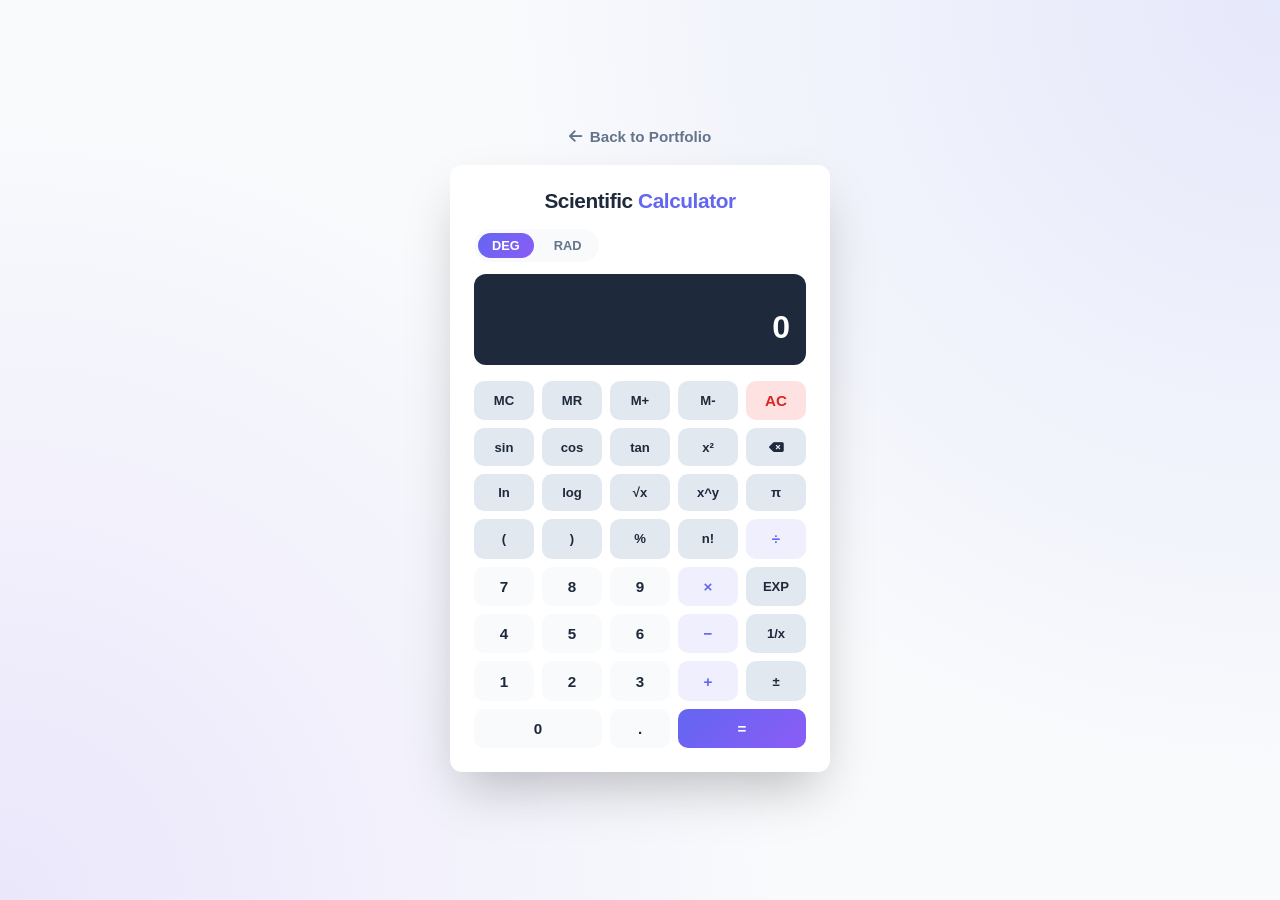
<file: calculator.html>
<!DOCTYPE html>
<html lang="en">
<head>
<meta charset="UTF-8">
<meta name="viewport" content="width=device-width, initial-scale=1.0">
<title>Scientific Calculator | KAYO</title>
<link rel="stylesheet" href="https://cdnjs.cloudflare.com/ajax/libs/font-awesome/6.4.0/css/all.min.css">
<style>
    :root {
        --primary-color: #6366f1;
        --primary-dark: #4f46e5;
        --secondary-color: #8b5cf6;
        --dark-color: #1e293b;
        --light-color: #f8fafc;
        --gray-color: #64748b;
        --light-gray: #e2e8f0;
        --white: #ffffff;
        --shadow: 0 10px 15px -3px rgba(0, 0, 0, 0.1), 0 4px 6px -2px rgba(0, 0, 0, 0.05);
        --shadow-lg: 0 25px 50px -12px rgba(0, 0, 0, 0.25);
        --border-radius: 12px;
        --transition: all 0.2s ease;
        --gradient: linear-gradient(135deg, var(--primary-color), var(--secondary-color));
    }

    * { margin: 0; padding: 0; box-sizing: border-box; }

    body {
        font-family: 'Segoe UI', Tahoma, Geneva, Verdana, sans-serif;
        min-height: 100vh;
        display: flex;
        flex-direction: column;
        align-items: center;
        justify-content: center;
        gap: 1.25rem;
        background: var(--light-color);
        background-image:
            radial-gradient(circle at top right, rgba(99, 102, 241, 0.12) 0%, transparent 50%),
            radial-gradient(circle at bottom left, rgba(139, 92, 246, 0.12) 0%, transparent 50%);
        padding: 30px 16px;
    }

    .back-link {
        display: inline-flex;
        align-items: center;
        gap: 8px;
        color: var(--gray-color);
        text-decoration: none;
        font-weight: 600;
        font-size: 0.95rem;
        transition: var(--transition);
    }

    .back-link:hover { color: var(--primary-color); }

    .calc-card {
        width: 100%;
        max-width: 380px;
        background: var(--white);
        border-radius: var(--border-radius);
        box-shadow: var(--shadow-lg);
        padding: 1.5rem;
    }

    .calc-title {
        text-align: center;
        font-size: 1.3rem;
        font-weight: 800;
        letter-spacing: -0.02em;
        margin-bottom: 1rem;
        color: var(--dark-color);
    }

    .calc-title span { color: var(--primary-color); }

    .display {
        background: var(--dark-color);
        border-radius: var(--border-radius);
        padding: 1.1rem 1rem;
        margin-bottom: 1rem;
        text-align: right;
        overflow: hidden;
    }

    .display-history {
        color: rgba(255, 255, 255, 0.5);
        font-size: 0.85rem;
        min-height: 1.1rem;
        word-break: break-all;
    }

    .display-current {
        color: var(--white);
        font-size: 2rem;
        font-weight: 600;
        word-break: break-all;
        min-height: 2.4rem;
    }

    .mode-row {
        display: flex;
        justify-content: space-between;
        align-items: center;
        margin-bottom: 0.75rem;
    }

    .mode-toggle {
        display: flex;
        gap: 6px;
        background: var(--light-color);
        padding: 4px;
        border-radius: 50px;
    }

    .mode-btn {
        border: none;
        background: transparent;
        padding: 5px 14px;
        border-radius: 50px;
        font-size: 0.8rem;
        font-weight: 700;
        color: var(--gray-color);
        cursor: pointer;
        transition: var(--transition);
    }

    .mode-btn.active {
        background: var(--gradient);
        color: var(--white);
    }

    .mem-indicator {
        font-size: 0.75rem;
        font-weight: 700;
        color: var(--primary-color);
        min-width: 24px;
        text-align: right;
    }

    .keys {
        display: grid;
        grid-template-columns: repeat(5, 1fr);
        gap: 8px;
    }

    button.key {
        border: none;
        border-radius: 10px;
        padding: 0.7rem 0;
        font-size: 0.95rem;
        font-weight: 600;
        cursor: pointer;
        background: var(--light-color);
        color: var(--dark-color);
        transition: var(--transition);
    }

    button.key:hover {
        transform: translateY(-2px);
        box-shadow: var(--shadow);
    }

    button.key:active {
        transform: translateY(0);
    }

    .key.fn {
        background: var(--light-gray);
        font-size: 0.82rem;
    }

    .key.op {
        background: rgba(99, 102, 241, 0.1);
        color: var(--primary-color);
    }

    .key.equals {
        background: var(--gradient);
        color: var(--white);
        grid-column: span 2;
    }

    .key.zero {
        grid-column: span 2;
    }

    .key.clear {
        background: #fee2e2;
        color: #dc2626;
    }

    @media (max-width: 420px) {
        .calc-card { padding: 1.1rem; }
        button.key { padding: 0.6rem 0; font-size: 0.85rem; }
        .display-current { font-size: 1.6rem; }
    }
</style>
</head>
<body>
    <a href="index.html#portfolio" class="back-link"><i class="fas fa-arrow-left"></i> Back to Portfolio</a>

    <div class="calc-card">
        <h1 class="calc-title">Scientific <span>Calculator</span></h1>

        <div class="mode-row">
            <div class="mode-toggle" role="group" aria-label="Angle unit">
                <button class="mode-btn active" id="degBtn" type="button">DEG</button>
                <button class="mode-btn" id="radBtn" type="button">RAD</button>
            </div>
            <div class="mem-indicator" id="memIndicator" aria-live="polite"></div>
        </div>

        <div class="display">
            <div class="display-history" id="history" aria-live="polite"></div>
            <div class="display-current" id="current">0</div>
        </div>

        <div class="keys">
            <button class="key fn" data-action="mc" type="button">MC</button>
            <button class="key fn" data-action="mr" type="button">MR</button>
            <button class="key fn" data-action="m-plus" type="button">M+</button>
            <button class="key fn" data-action="m-minus" type="button">M-</button>
            <button class="key clear" data-action="clear" type="button">AC</button>

            <button class="key fn" data-action="sin" type="button">sin</button>
            <button class="key fn" data-action="cos" type="button">cos</button>
            <button class="key fn" data-action="tan" type="button">tan</button>
            <button class="key fn" data-action="pow2" type="button">x&sup2;</button>
            <button class="key fn" data-action="backspace" type="button"><i class="fas fa-delete-left"></i></button>

            <button class="key fn" data-action="ln" type="button">ln</button>
            <button class="key fn" data-action="log" type="button">log</button>
            <button class="key fn" data-action="sqrt" type="button">&radic;x</button>
            <button class="key fn" data-action="pow" type="button">x^y</button>
            <button class="key fn" data-action="pi" type="button">&pi;</button>

            <button class="key fn" data-action="paren-open" type="button">(</button>
            <button class="key fn" data-action="paren-close" type="button">)</button>
            <button class="key fn" data-action="percent" type="button">%</button>
            <button class="key fn" data-action="factorial" type="button">n!</button>
            <button class="key op" data-action="divide" type="button">&divide;</button>

            <button class="key" data-action="7" type="button">7</button>
            <button class="key" data-action="8" type="button">8</button>
            <button class="key" data-action="9" type="button">9</button>
            <button class="key op" data-action="multiply" type="button">&times;</button>
            <button class="key fn" data-action="exp" type="button">EXP</button>

            <button class="key" data-action="4" type="button">4</button>
            <button class="key" data-action="5" type="button">5</button>
            <button class="key" data-action="6" type="button">6</button>
            <button class="key op" data-action="subtract" type="button">&minus;</button>
            <button class="key fn" data-action="inv" type="button">1/x</button>

            <button class="key" data-action="1" type="button">1</button>
            <button class="key" data-action="2" type="button">2</button>
            <button class="key" data-action="3" type="button">3</button>
            <button class="key op" data-action="add" type="button">+</button>
            <button class="key fn" data-action="sign" type="button">&plusmn;</button>

            <button class="key zero" data-action="0" type="button">0</button>
            <button class="key" data-action="decimal" type="button">.</button>
            <button class="key equals" data-action="equals" type="button">=</button>
        </div>
    </div>

    <script>
        const currentEl = document.getElementById('current');
        const historyEl = document.getElementById('history');
        const memIndicator = document.getElementById('memIndicator');
        const degBtn = document.getElementById('degBtn');
        const radBtn = document.getElementById('radBtn');

        let expression = '';
        let justEvaluated = false;
        let isDegrees = true;
        let memory = 0;

        const OPERATORS = { divide: '÷', multiply: '×', subtract: '−', add: '+' };

        function updateDisplay() {
            currentEl.textContent = expression === '' ? '0' : formatForDisplay(expression);
            memIndicator.textContent = memory !== 0 ? 'M' : '';
        }

        function formatForDisplay(expr) {
            return expr
                .replaceAll('*', '×')
                .replaceAll('/', '÷')
                .replaceAll('Math.PI', 'π')
                .replaceAll('Math.sqrt', '√')
                .replaceAll('Math.pow', 'pow');
        }

        function appendToExpression(value) {
            if (justEvaluated) {
                if (/[0-9.]/.test(value)) {
                    expression = '';
                } else {
                    historyEl.textContent = '';
                }
                justEvaluated = false;
            }
            expression += value;
            updateDisplay();
        }

        function toRadiansIfNeeded(x) {
            return isDegrees ? (x * Math.PI) / 180 : x;
        }

        function applyUnaryFunction(fn) {
            try {
                const value = expression === '' ? 0 : evaluateExpression(expression);
                let result;
                switch (fn) {
                    case 'sin': result = Math.sin(toRadiansIfNeeded(value)); break;
                    case 'cos': result = Math.cos(toRadiansIfNeeded(value)); break;
                    case 'tan': result = Math.tan(toRadiansIfNeeded(value)); break;
                    case 'ln': result = Math.log(value); break;
                    case 'log': result = Math.log10(value); break;
                    case 'sqrt': result = Math.sqrt(value); break;
                    case 'pow2': result = Math.pow(value, 2); break;
                    case 'inv': result = 1 / value; break;
                    case 'sign': result = value * -1; break;
                    case 'percent': result = value / 100; break;
                    case 'factorial': result = factorial(value); break;
                    default: result = value;
                }
                historyEl.textContent = formatForDisplay(expression) + ' =';
                expression = trimNumber(result);
                justEvaluated = true;
                updateDisplay();
            } catch (err) {
                showError();
            }
        }

        function factorial(n) {
            n = Math.round(n);
            if (n < 0) return NaN;
            let result = 1;
            for (let i = 2; i <= n; i++) result *= i;
            return result;
        }

        function trimNumber(num) {
            if (!isFinite(num)) return 'Error';
            return String(Math.round(num * 1e10) / 1e10);
        }

        function evaluateExpression(expr) {
            // Handle trig/log functions typed inline by converting degree trig calls
            let safeExpr = expr
                .replaceAll('sin(', isDegrees ? 'Math.sin(Math.PI/180*' : 'Math.sin(')
                .replaceAll('cos(', isDegrees ? 'Math.cos(Math.PI/180*' : 'Math.cos(')
                .replaceAll('tan(', isDegrees ? 'Math.tan(Math.PI/180*' : 'Math.tan(');
            // eslint-disable-next-line no-new-func
            const value = Function('"use strict"; return (' + safeExpr + ')')();
            if (typeof value !== 'number' || !isFinite(value)) throw new Error('bad result');
            return value;
        }

        function showError() {
            currentEl.textContent = 'Error';
            historyEl.textContent = '';
            expression = '';
            justEvaluated = true;
        }

        document.querySelectorAll('.key').forEach(btn => {
            btn.addEventListener('click', () => {
                const action = btn.dataset.action;

                if (/^[0-9]$/.test(action)) return appendToExpression(action);

                switch (action) {
                    case 'decimal': return appendToExpression('.');
                    case 'add': return appendToExpression('+');
                    case 'subtract': return appendToExpression('-');
                    case 'multiply': return appendToExpression('*');
                    case 'divide': return appendToExpression('/');
                    case 'paren-open': return appendToExpression('(');
                    case 'paren-close': return appendToExpression(')');
                    case 'pi': return appendToExpression('Math.PI');
                    case 'exp': return appendToExpression('e');
                    case 'pow': return appendToExpression('**');
                    case 'backspace':
                        expression = expression.slice(0, -1);
                        justEvaluated = false;
                        return updateDisplay();
                    case 'clear':
                        expression = '';
                        historyEl.textContent = '';
                        justEvaluated = false;
                        return updateDisplay();
                    case 'sin': case 'cos': case 'tan':
                    case 'ln': case 'log': case 'sqrt':
                    case 'pow2': case 'inv': case 'sign':
                    case 'percent': case 'factorial':
                        return applyUnaryFunction(action);
                    case 'mc':
                        memory = 0;
                        return updateDisplay();
                    case 'mr':
                        return appendToExpression(trimNumber(memory));
                    case 'm-plus':
                        try { memory += evaluateExpression(expression || '0'); } catch (e) {}
                        return updateDisplay();
                    case 'm-minus':
                        try { memory -= evaluateExpression(expression || '0'); } catch (e) {}
                        return updateDisplay();
                    case 'equals':
                        try {
                            if (expression === '') return;
                            const result = evaluateExpression(expression);
                            historyEl.textContent = formatForDisplay(expression) + ' =';
                            expression = trimNumber(result);
                            justEvaluated = true;
                            updateDisplay();
                        } catch (err) {
                            showError();
                        }
                        return;
                }
            });
        });

        degBtn.addEventListener('click', () => {
            isDegrees = true;
            degBtn.classList.add('active');
            radBtn.classList.remove('active');
        });

        radBtn.addEventListener('click', () => {
            isDegrees = false;
            radBtn.classList.add('active');
            degBtn.classList.remove('active');
        });

        // Keyboard support
        window.addEventListener('keydown', (e) => {
            if (/^[0-9]$/.test(e.key)) return appendToExpression(e.key);
            if (e.key === '.') return appendToExpression('.');
            if (e.key === '+') return appendToExpression('+');
            if (e.key === '-') return appendToExpression('-');
            if (e.key === '*') return appendToExpression('*');
            if (e.key === '/') { e.preventDefault(); return appendToExpression('/'); }
            if (e.key === '(') return appendToExpression('(');
            if (e.key === ')') return appendToExpression(')');
            if (e.key === 'Enter' || e.key === '=') {
                e.preventDefault();
                document.querySelector('[data-action="equals"]').click();
                return;
            }
            if (e.key === 'Backspace') return document.querySelector('[data-action="backspace"]').click();
            if (e.key === 'Escape') return document.querySelector('[data-action="clear"]').click();
        });

        updateDisplay();
    </script>
</body>
</html>
</file>
